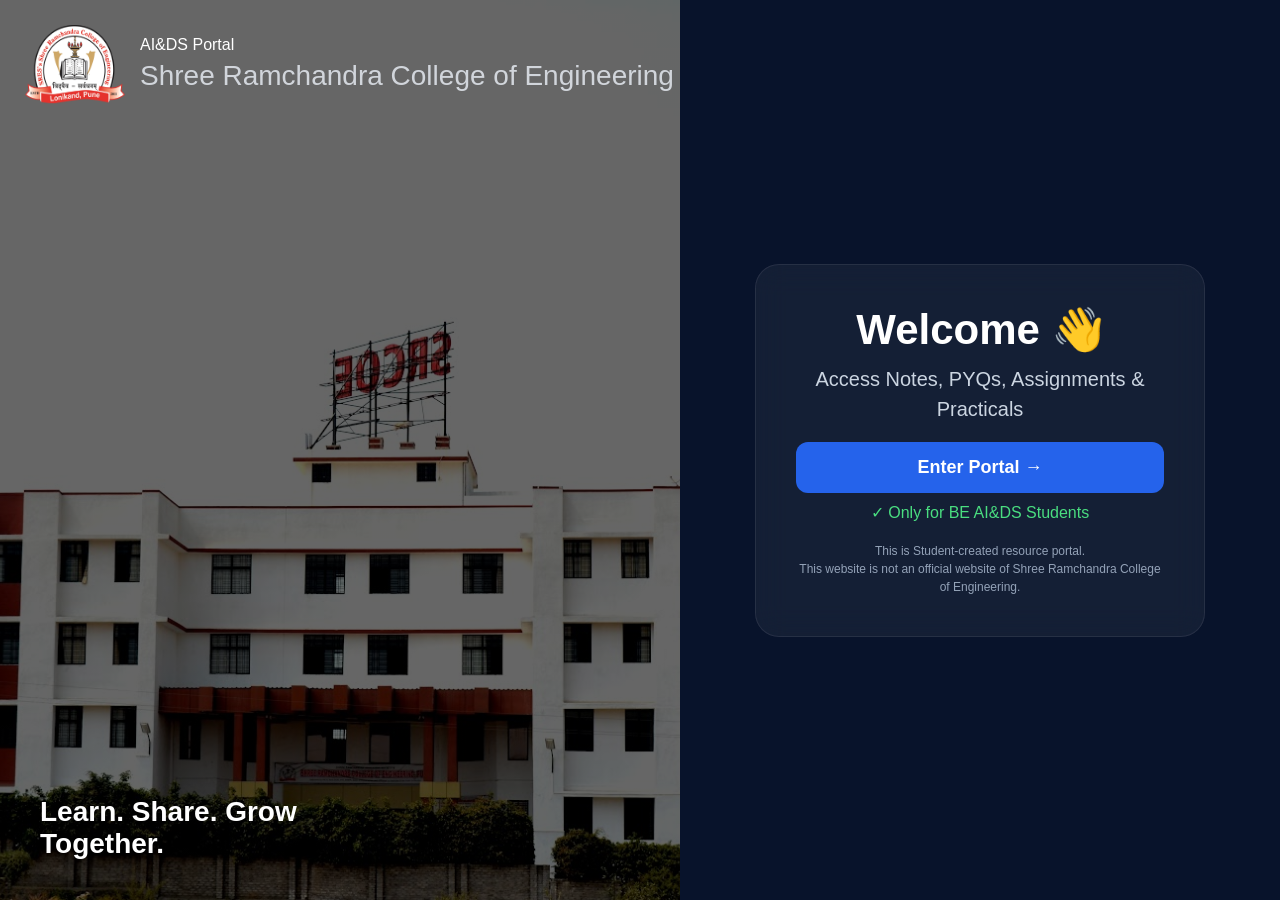
<file: index.html>
<!DOCTYPE html>
<html lang="en">
<head>
    <meta charset="UTF-8">
    <meta name="viewport" content="width=device-width, initial-scale=1.0">
    <title>AI&DS Student Portal</title>
    <link rel="stylesheet" href="style.css">
</head>
<body>

    <!-- LEFT SIDE -->
    <div class="left">

        <div class="logo">
            <img src="Logo-1.png" alt="College Logo">

            <div>
                AI&DS Portal

                <div class="small">
                    Shree Ramchandra College of Engineering
                </div>
            </div>
        </div>

        <div class="quote">
            Learn. Share. Grow Together.
        </div>

    </div>

    <!-- RIGHT SIDE -->
    <div class="right">

        <div class="login-box">

            <h1>Welcome 👋</h1>

            <p>Access Notes, PYQs, Assignments & Practicals</p>

            <button onclick="window.location.href='dashboard.html'">
                Enter Portal →
            </button>

            <div class="only">
                ✓ Only for BE AI&DS Students
            </div>

             <div class="disclaimer">
               This is Student-created resource portal.<br>
               This website is not an official website of Shree Ramchandra College of Engineering.
            </div>

        </div>

    </div>

</body>
</html>
</file>
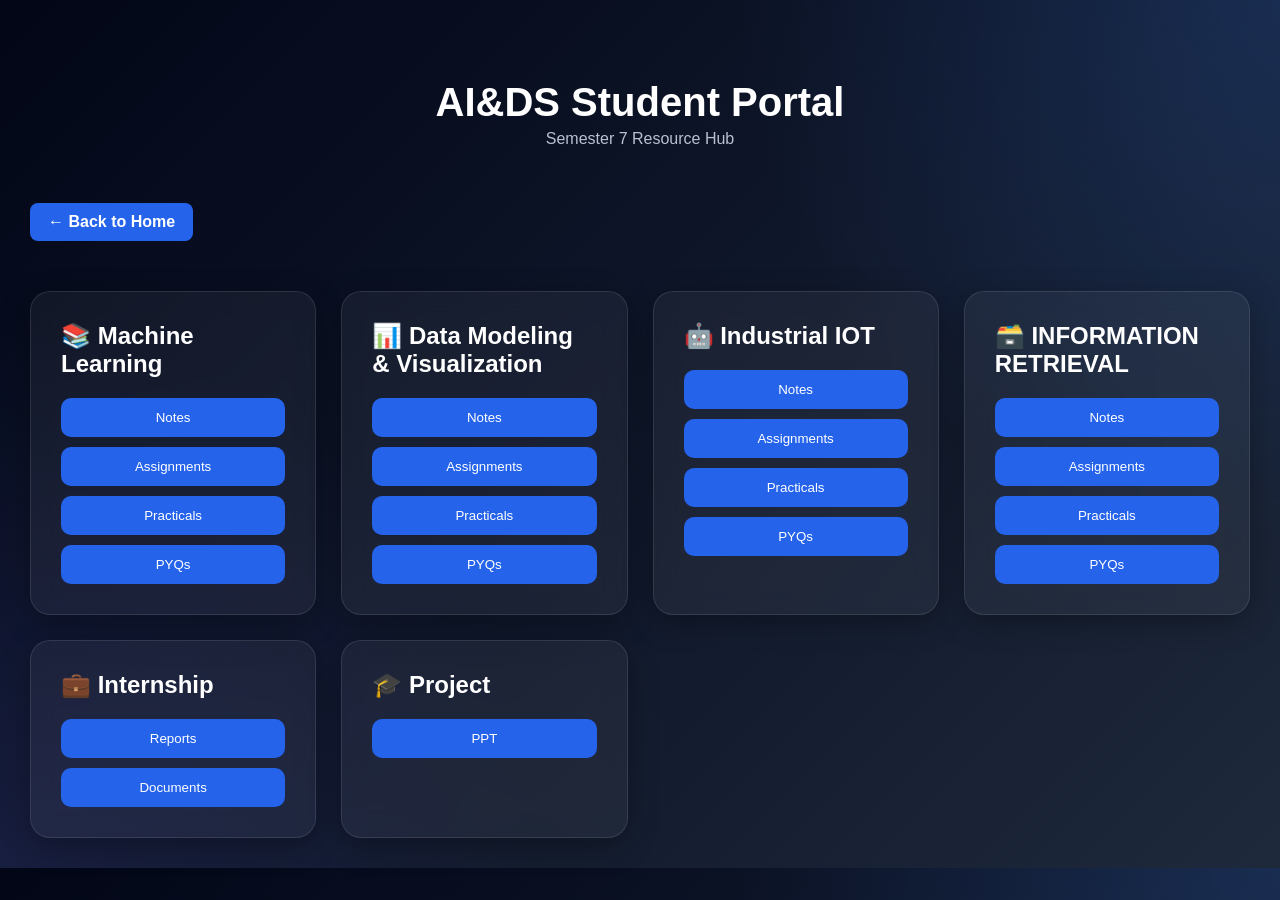
<file: dashboard.html>
<!DOCTYPE html>
<html lang="en">
<head>
<meta charset="UTF-8">
<meta name="viewport" content="width=device-width, initial-scale=1.0">
<title>AI&DS Portal Dashboard</title>

<style>

*{
    margin:0;
    padding:0;
    box-sizing:border-box;
    font-family:'Segoe UI',sans-serif;
}

body{
    background:
    radial-gradient(circle at top right,
    rgba(59,130,246,0.18),
    transparent 35%),

    radial-gradient(circle at bottom left,
    rgba(99,102,241,0.12),
    transparent 35%),

    linear-gradient(
    135deg,
    #020617,
    #0f172a,
    #1e293b
    );
}

.header {
    text-align: center;
    margin-top: 80px;
    margin-bottom: 40px;
}

.back-btn {
    display: inline-block;
    margin-top: 30px;
    margin-left: 30px;
}

.header h1{
    font-size:40px;
    color:white;
}

.header p{
    color:#b8c1d1;
    margin-top:5px;
}

.container{
    padding:30px;
    display:grid;
    grid-template-columns:repeat(auto-fit, minmax(280px, 1fr));
    gap:25px;
}

.card{
    background:rgba(255,255,255,0.05);

    backdrop-filter:blur(12px);

    border:1px solid rgba(255,255,255,0.1);

    border-radius:20px;

    width:100%;
    max-width:360px;

    padding:30px;

    box-shadow:0 8px 30px rgba(0,0,0,0.3);

    transition:0.3s;
}

.card:hover{
    transform:translateY(-8px);

    border:1px solid rgba(59,130,246,0.5);

    box-shadow:0 12px 35px rgba(37,99,235,0.25);
}

.card h2{
    margin-bottom:20px;
    color:#ffffff;
    font-weight:600;
}
.btns{
    display:flex;
    flex-wrap:wrap;
    gap:10px;
}

button{
    flex:1 1 120px;
    padding:12px;

    border:none;
    border-radius:10px;

    background:#2563eb;
    color:white;

    cursor:pointer;
    transition:0.3s;
}

button:hover{
    background:#3b82f6;
}

.back-btn{
    display:inline-block;
    margin-top:15px;
    margin-left:30px;
    margin-bottom:20px;
    padding:10px 18px;
    background:#2563eb;
    color:white;
    text-decoration:none;
    border-radius:8px;
    font-weight:600;
    transition:0.3s;
}

.back-btn:hover{
    background:#3b82f6;
    transform:translateY(-2px);
}

/* ✅ MOBILE FIX */
@media (max-width: 768px) {

  .header {
    margin-top: 30px;
    margin-bottom: 20px;
    padding: 0 15px;
  }

  .header h1 {
    font-size: 28px;
  }

  .header p {
    font-size: 14px;
  }

  .back-btn {
    margin-top: 10px;
    margin-left: 10px;
  }

  .container {
    padding: 15px;
    grid-template-columns: 1fr;
  }

  .card {
    width: 100%;
    padding: 20px;
  }

  .card h2 {
    font-size: 18px;
    line-height: 1.4;
  }

  .btns {
    display: flex;
    flex-wrap: wrap;
    gap: 10px;
  }

  .card a {
    flex: 1 1 45%;
    text-align: center;
    font-size: 13px;
    padding: 12px 10px;
  }
}
</style>

</head>

<body>

<div class="header">
    <h1>AI&DS Student Portal</h1>
    <p>Semester 7 Resource Hub</p>
</div>

<a href="login.html" class="back-btn">
    ← Back to Home
</a>

<div class="container">

    <div class="card">
        <h2>📚 Machine Learning</h2>
        <div class="btns">
            <button>Notes</button>
            <button>Assignments</button>
            <button>Practicals</button>
            <button onclick="window.location.href='ml_pyq.html'">
    PYQs
</button>
        </div>
    </div>

    <div class="card">
        <h2>📊 Data Modeling & Visualization</h2>
        <div class="btns">
            <button>Notes</button>
            <button>Assignments</button>
            <button>Practicals</button>
            <button onclick="window.location.href='dm&v_pyq.html'">
    PYQs
</button>
        </div>
    </div>

    <div class="card">
        <h2>🤖 Industrial IOT</h2>
        <div class="btns">
            <button>Notes</button>
            <button>Assignments</button>
            <button>Practicals</button>
            <button onclick="window.location.href='QAI_pyq.html'">
    PYQs
</button>
        </div>
    </div>

    <div class="card">
        <h2>🗃️ INFORMATION RETRIEVAL</h2>
        <div class="btns">
            <button>Notes</button>
            <button>Assignments</button>
            <button>Practicals</button>
            <button onclick="window.location.href='IR_pyq.html'">
    PYQs
</button>
        </div>
    </div>

    <div class="card">
        <h2>💼 Internship</h2>
        <div class="btns">
            <button>Reports</button>
            <button>Documents</button>
        </div>
    </div>

    <div class="card">
        <h2>🎓 Project</h2>
        <div class="btns">
            <button>PPT</button>
            
        </div>
    </div>

    

</div>

</body>
</html>
</file>
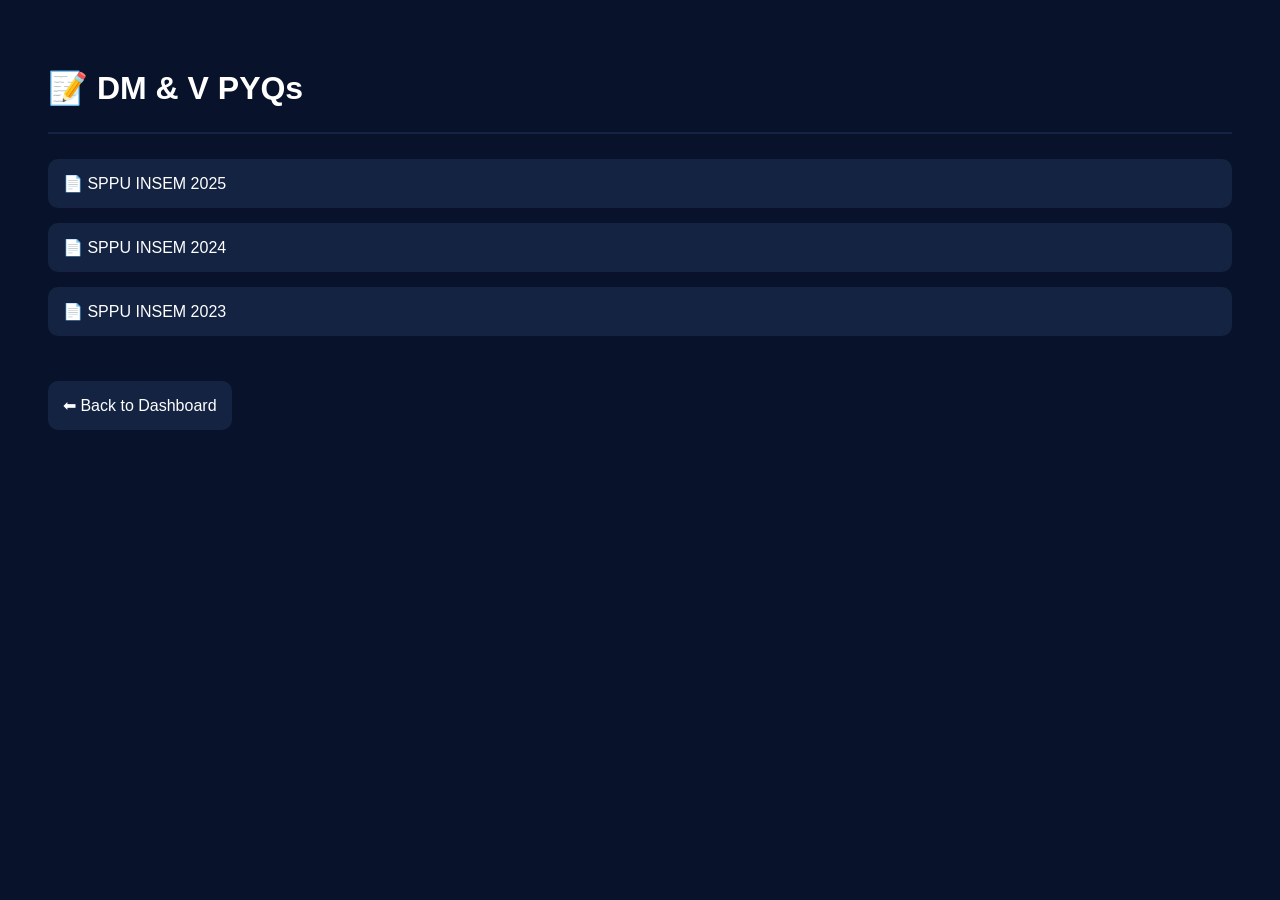
<file: DM&V_pyq.html>
<!DOCTYPE html>
<html>
<head>
    <title>DM&V PYQs</title>

    <style>
        body{
            background:#08132b;
            color:white;
            font-family:'Segoe UI',sans-serif;
            padding:40px;
        }

        h1{
            margin-bottom:25px;
        }

        a{
            display:block;
            background:#132341;
            color:white;
            text-decoration:none;
            padding:15px;
            border-radius:10px;
            margin-bottom:15px;
            transition:0.3s;
        }

        a:hover{
            background:#2563eb;
        }

        .back{
            margin-top:30px;
            display:inline-block;
        }
    </style>

</head>
<body>

<h1>📝 DM & V PYQs</h1>

<hr style="border:1px solid #132341; margin-bottom:25px;">

<a href="dm&v insem 2025.pdf" target="_blank">
📄 SPPU INSEM 2025
</a>

<a href="dm&v insem 2024.pdf" target="_blank">
📄 SPPU INSEM 2024
</a>

<a href="dm&v insem 2023.pdf" target="_blank">
📄 SPPU INSEM 2023
</a>


<a href="dashboard.html" class="back">
⬅ Back to Dashboard
</a>

</body>
</html>
</file>
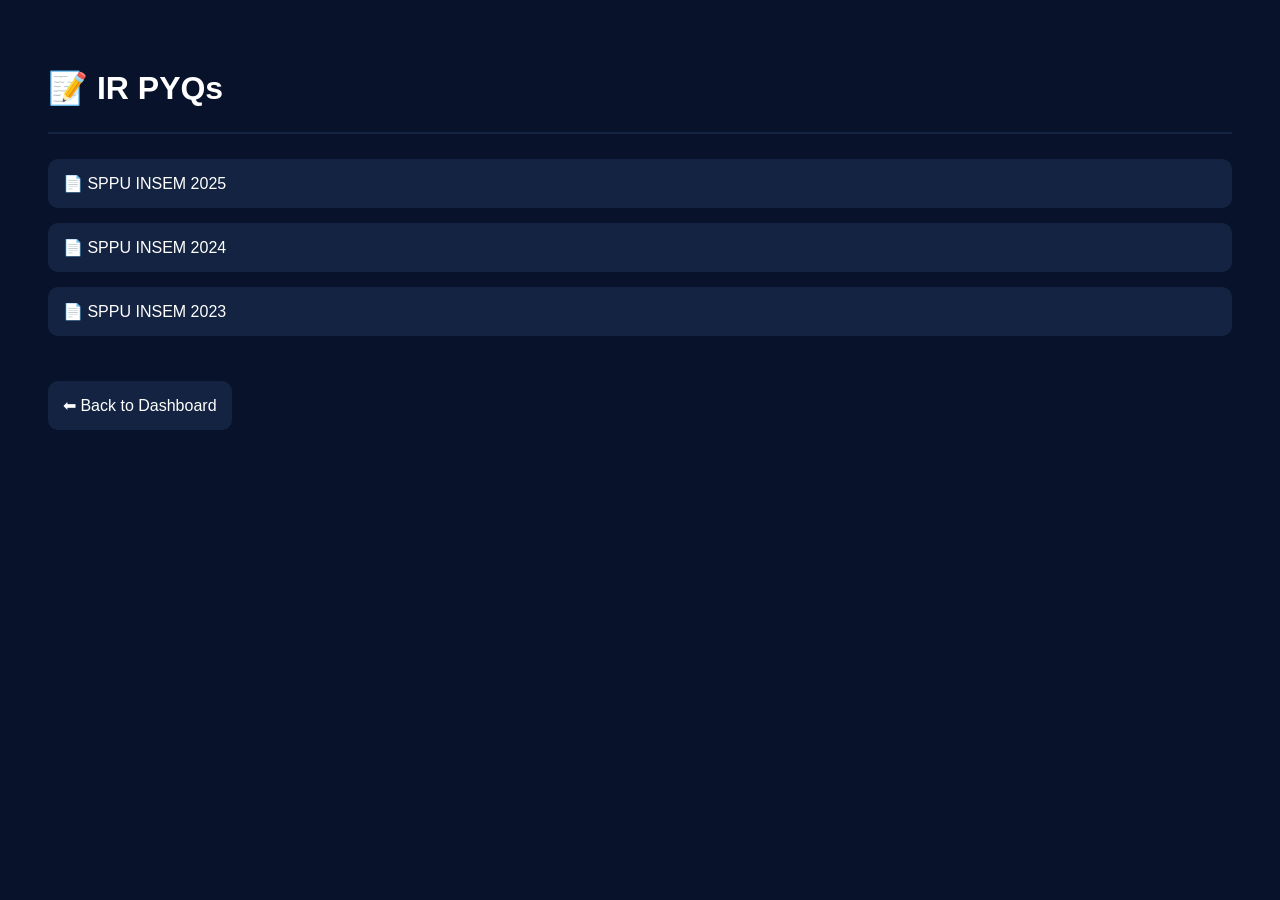
<file: IR_pyq.html>
<!DOCTYPE html>
<html>
<head>
    <title>IR PYQs</title>

    <style>
        body{
            background:#08132b;
            color:white;
            font-family:'Segoe UI',sans-serif;
            padding:40px;
        }

        h1{
            margin-bottom:25px;
        }

        a{
            display:block;
            background:#132341;
            color:white;
            text-decoration:none;
            padding:15px;
            border-radius:10px;
            margin-bottom:15px;
            transition:0.3s;
        }

        a:hover{
            background:#2563eb;
        }

        .back{
            margin-top:30px;
            display:inline-block;
        }
    </style>

</head>
<body>

<h1>📝 IR PYQs</h1>

<hr style="border:1px solid #132341; margin-bottom:25px;">

<a href="IR insem 2025.pdf" target="_blank">
📄 SPPU INSEM 2025
</a>

<a href="IR insem 2024.pdf" target="_blank">
📄 SPPU INSEM 2024
</a>

<a href="IR insem 2023.pdf" target="_blank">
📄 SPPU INSEM 2023
</a>


<a href="dashboard.html" class="back">
⬅ Back to Dashboard
</a>

</body>
</html>
</file>
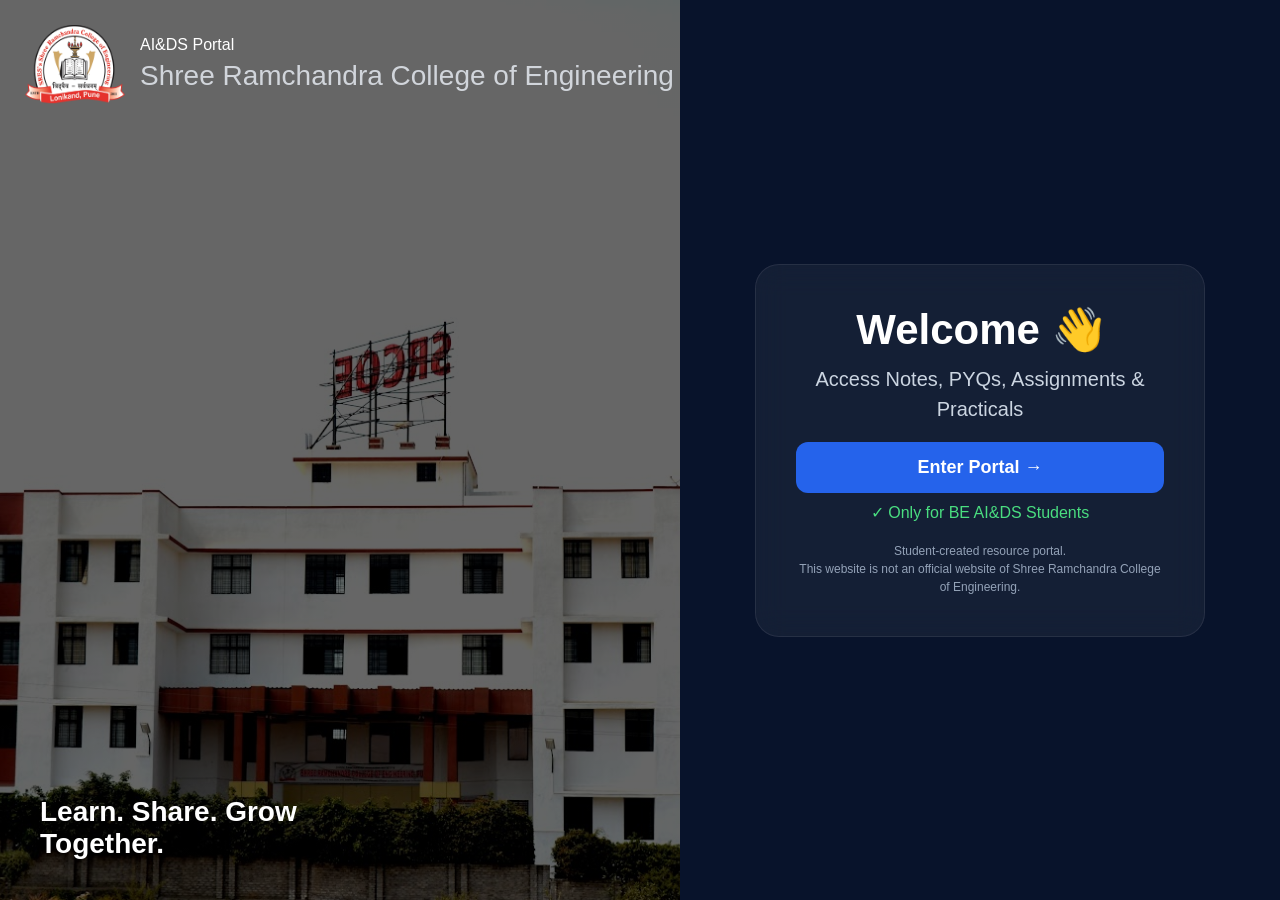
<file: login.html>
<!DOCTYPE html>
<html lang="en">
<head>
    <meta charset="UTF-8">
    <meta name="viewport" content="width=device-width, initial-scale=1.0">
    <title>AI&DS Student Portal</title>
    <link rel="stylesheet" href="style.css">
</head>
<body>

    <!-- LEFT SIDE -->
    <div class="left">

        <div class="logo">
            <img src="Logo-1.png" alt="College Logo">

            <div>
                AI&DS Portal

                <div class="small">
                    Shree Ramchandra College of Engineering
                </div>
            </div>
        </div>

        <div class="quote">
            Learn. Share. Grow Together.
        </div>

    </div>

    <!-- RIGHT SIDE -->
    <div class="right">

        <div class="login-box">

            <h1>Welcome 👋</h1>

            <p>Access Notes, PYQs, Assignments & Practicals</p>

            <button onclick="window.location.href='dashboard.html'">
                Enter Portal →
            </button>

            <div class="only">
                ✓ Only for BE AI&DS Students
            </div>

            <div class="disclaimer">
               Student-created resource portal.<br>
               This website is not an official website of Shree Ramchandra College of Engineering.
            </div>

        </div>

    </div>

</body>
</html>
</file>
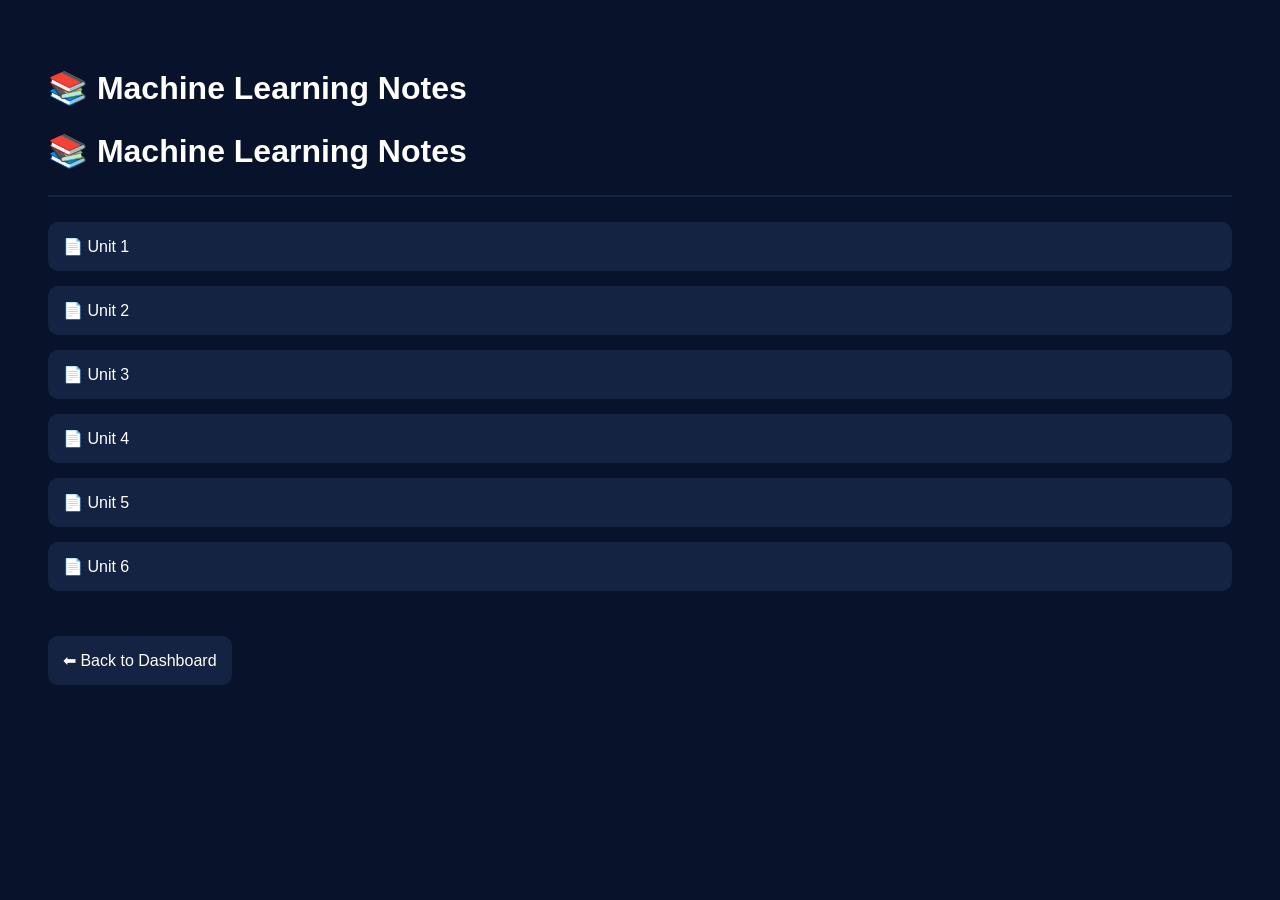
<file: ML_notes.html>
<!DOCTYPE html>

<html>
<head>
    <title>Machine Learning Notes</title>
    <style>
body{
    background:#08132b;
    color:white;
    font-family:'Segoe UI',sans-serif;
    padding:40px;
}

h1{
    margin-bottom:25px;
}

a{
    display:block;
    background:#132341;
    color:white;
    text-decoration:none;
    padding:15px;
    border-radius:10px;
    margin-bottom:15px;
    transition:0.3s;
}

a:hover{
    background:#2563eb;
}

.back{
    margin-top:30px;
    display:inline-block;
}
</style>
</head>
<body>


<h1>📚 Machine Learning Notes</h1>



<h1>📚 Machine Learning Notes</h1>

<hr style="border:1px solid #132341; margin-bottom:25px;">

<a href="notes/ml/unit1.pdf" target="_blank">📄 Unit 1</a>

<a href="notes/ml/unit2.pdf" target="_blank">📄 Unit 2</a>

<a href="notes/ml/unit3.pdf" target="_blank">📄 Unit 3</a>

<a href="notes/ml/unit4.pdf" target="_blank">📄 Unit 4</a>

<a href="notes/ml/unit5.pdf" target="_blank">📄 Unit 5</a>

<a href="notes/ml/unit6.pdf" target="_blank">📄 Unit 6</a>

<a href="dashboard.html" class="back">
⬅ Back to Dashboard
</a>





</body>
</html>
</file>
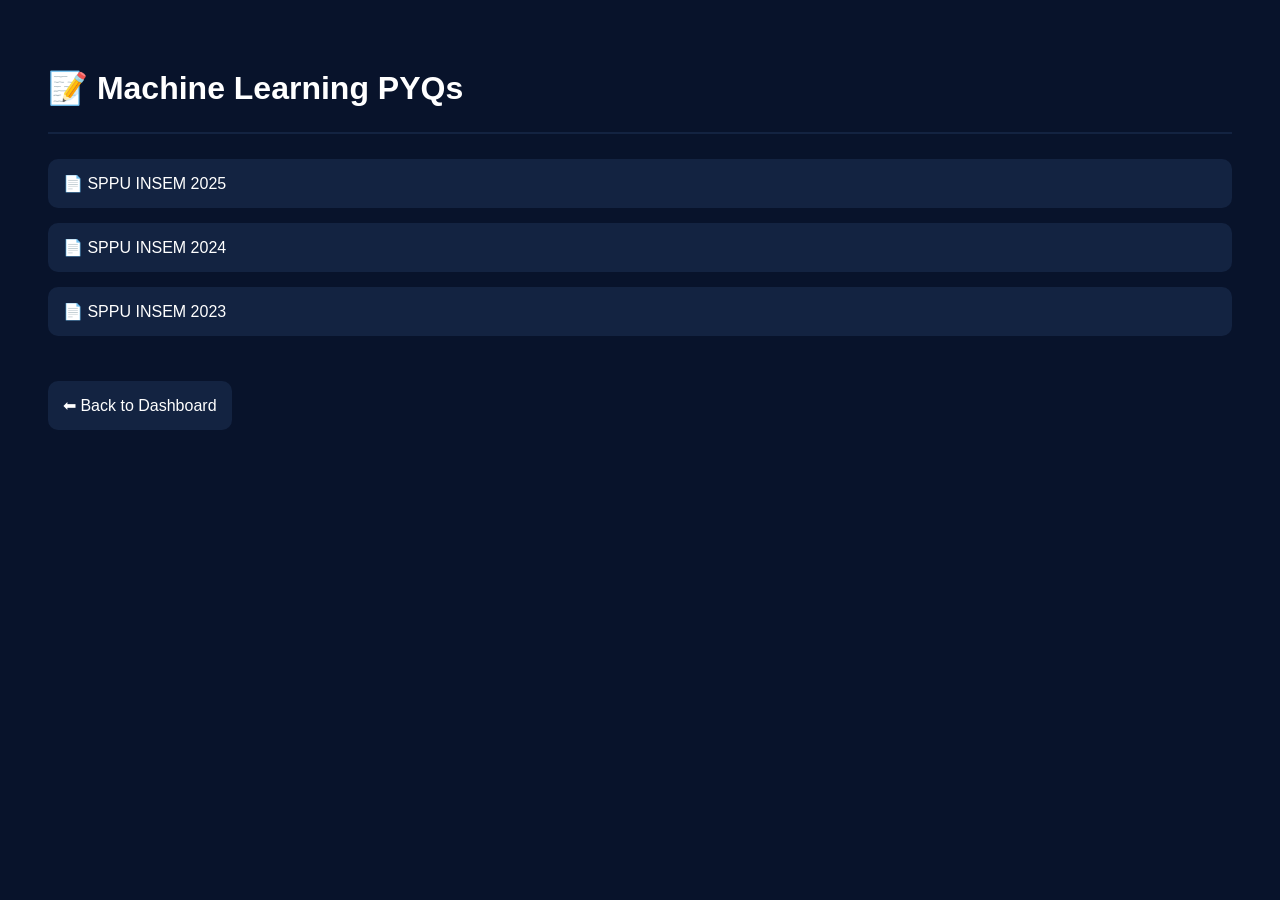
<file: ml_pyq.html>
<!DOCTYPE html>
<html>
<head>
    <title>Machine Learning PYQs</title>

    <style>
        body{
            background:#08132b;
            color:white;
            font-family:'Segoe UI',sans-serif;
            padding:40px;
        }

        h1{
            margin-bottom:25px;
        }

        a{
            display:block;
            background:#132341;
            color:white;
            text-decoration:none;
            padding:15px;
            border-radius:10px;
            margin-bottom:15px;
            transition:0.3s;
        }

        a:hover{
            background:#2563eb;
        }

        .back{
            margin-top:30px;
            display:inline-block;
        }
    </style>

</head>
<body>

<h1>📝 Machine Learning PYQs</h1>

<hr style="border:1px solid #132341; margin-bottom:25px;">

<a href="2025 INSEM.pdf" target="_blank">
📄 SPPU INSEM 2025
</a>

<a href="2024 INSEM.pdf" target="_blank">
📄 SPPU INSEM 2024
</a>

<a href="2023 INSEM.pdf" target="_blank">
📄 SPPU INSEM 2023
</a>


<a href="dashboard.html" class="back">
⬅ Back to Dashboard
</a>

</body>
</html>
</file>
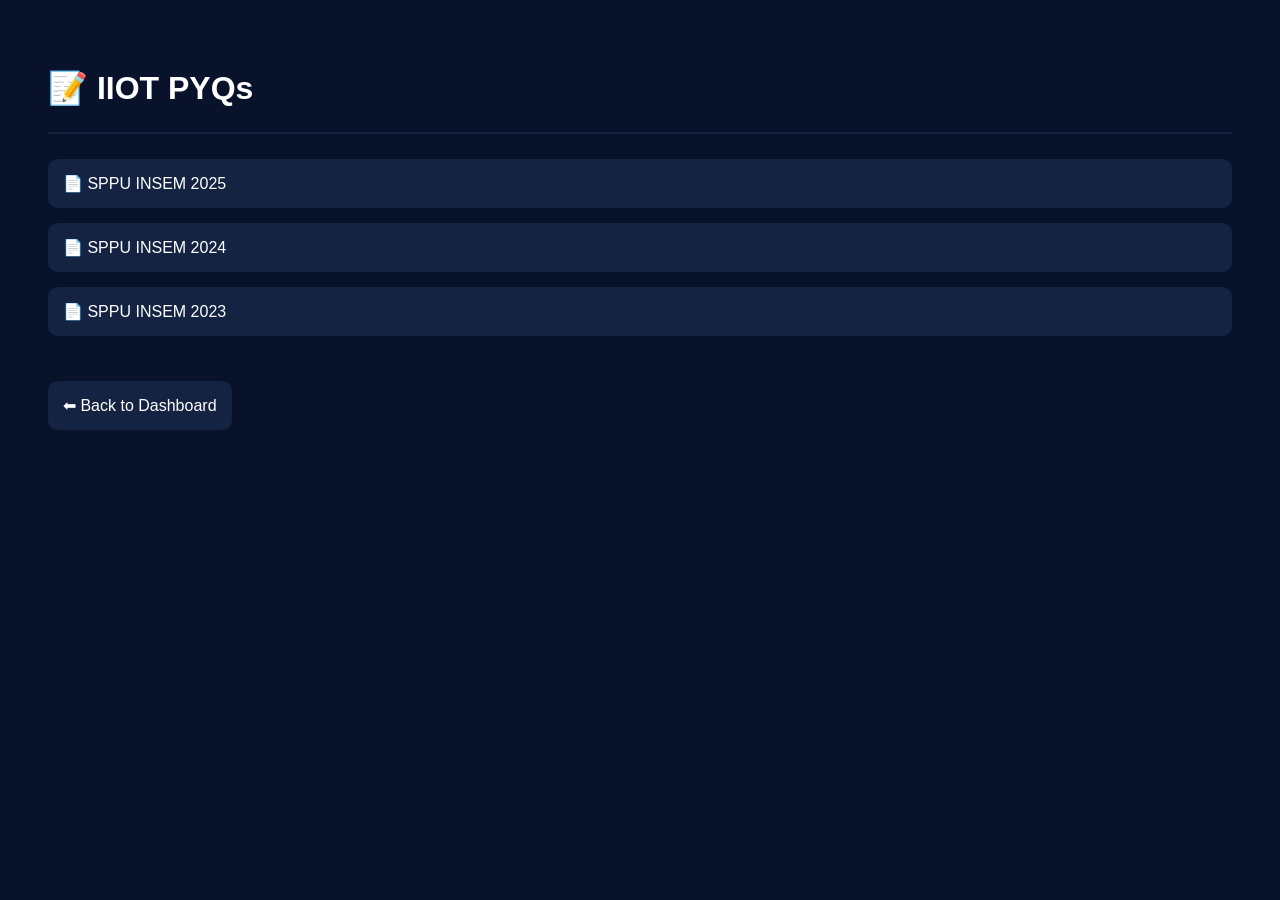
<file: QAI_pyq.html>
<!DOCTYPE html>
<html>
<head>
    <title>IIOT PYQs</title>

    <style>
        body{
            background:#08132b;
            color:white;
            font-family:'Segoe UI',sans-serif;
            padding:40px;
        }

        h1{
            margin-bottom:25px;
        }

        a{
            display:block;
            background:#132341;
            color:white;
            text-decoration:none;
            padding:15px;
            border-radius:10px;
            margin-bottom:15px;
            transition:0.3s;
        }

        a:hover{
            background:#2563eb;
        }

        .back{
            margin-top:30px;
            display:inline-block;
        }
    </style>

</head>
<body>

<h1>📝 IIOT PYQs</h1>

<hr style="border:1px solid #132341; margin-bottom:25px;">

<a href="IIOT insem 2025.pdf" target="_blank">
📄 SPPU INSEM 2025
</a>

<a href="IIOT insem 2024.pdf" target="_blank">
📄 SPPU INSEM 2024
</a>

<a href="IIOT insem 2023.pdf" target="_blank">
📄 SPPU INSEM 2023
</a>


<a href="dashboard.html" class="back">
⬅ Back to Dashboard
</a>

</body>
</html>
</file>
<file: style.css>
*{
    margin:0;
    padding:0;
    box-sizing:border-box;
    font-family:'Segoe UI',sans-serif;
}

body{
    min-height:100vh;
    display:flex;
    background:#08132b;
    color:white;
}

/* LEFT SIDE */

.left{
    flex:1;

    background:
    linear-gradient(
        rgba(0,0,0,0.60),
        rgba(0,0,0,0.60)
    ),
    url("srcoe.jpg");

    background-size:cover;
    background-position:center;

    position:relative;
}

.logo{
    position:absolute;
    top:25px;
    left:25px;

    display:flex;
    align-items:center;
    gap:15px;
}

.logo img{
    width:100px;
    height:80px;
}

.small{
    font-size:28px;
    color:#d1d5db;
    margin-top:4px;
    line-height:1.3;
}

.quote{
    position:absolute;
    bottom:40px;
    left:40px;

    font-size:28px;
    font-weight:600;
    max-width:350px;
}

/* RIGHT SIDE */

.right{
    width:600px;

    display:flex;
    justify-content:center;
    align-items:center;

    padding:40px;
}

.login-box{
    width:100%;
    max-width:450px;

    text-align:center;

    background:rgba(255,255,255,0.05);
    backdrop-filter:blur(15px);

    border:1px solid rgba(255,255,255,0.08);
    border-radius:24px;

    padding:40px;
}

.login-box h1{
    font-size:42px;
    margin-bottom:10px;
}

.login-box p{
    color:#cbd5e1;
    margin-bottom:10px;
    font-size:20px;
    line-height:1.5;
}

button{
    width:100%;
    margin-top:8px;
    padding:15px;

    border:none;
    border-radius:12px;

    background:#2563eb;
    color:white;

    font-size:18px;
    font-weight:600;

    cursor:pointer;
    transition:0.3s;
}

button:hover{
    background:#1d4ed8;
}

.only{
    margin-top:10px;
    color:#4ade80;
    font-size:16px;
}

.disclaimer{
    margin-top:20px;
    font-size:12px;
    color:#94a3b8;
    text-align:center;
    line-height:1.5;
}

/* MOBILE */

@media (max-width: 768px){

    body{
        flex-direction:column;
        min-height:auto;
    }

    .left{
        padding:30px 20px;
        min-height:auto;
    }

    .logo{
        position:static;
        flex-direction:column;
        text-align:center;
        gap:12px;
    }

    .logo img{
        width:120px;
        height:auto;
    }

    .small{
        font-size:22px;
    }

    .quote{
        position:static;
        margin-top:35px;
        text-align:center;
        font-size:20px;
        max-width:none;
    }

    .right{
        width:100%;
        padding:20px;
    }

    .login-box{
        max-width:100%;
        padding:30px;
    }

    .login-box h1{
        font-size:32px;
    }

    .login-box p{
        font-size:18px;
    }

    button{
        font-size:16px;
    }
}
</file>
